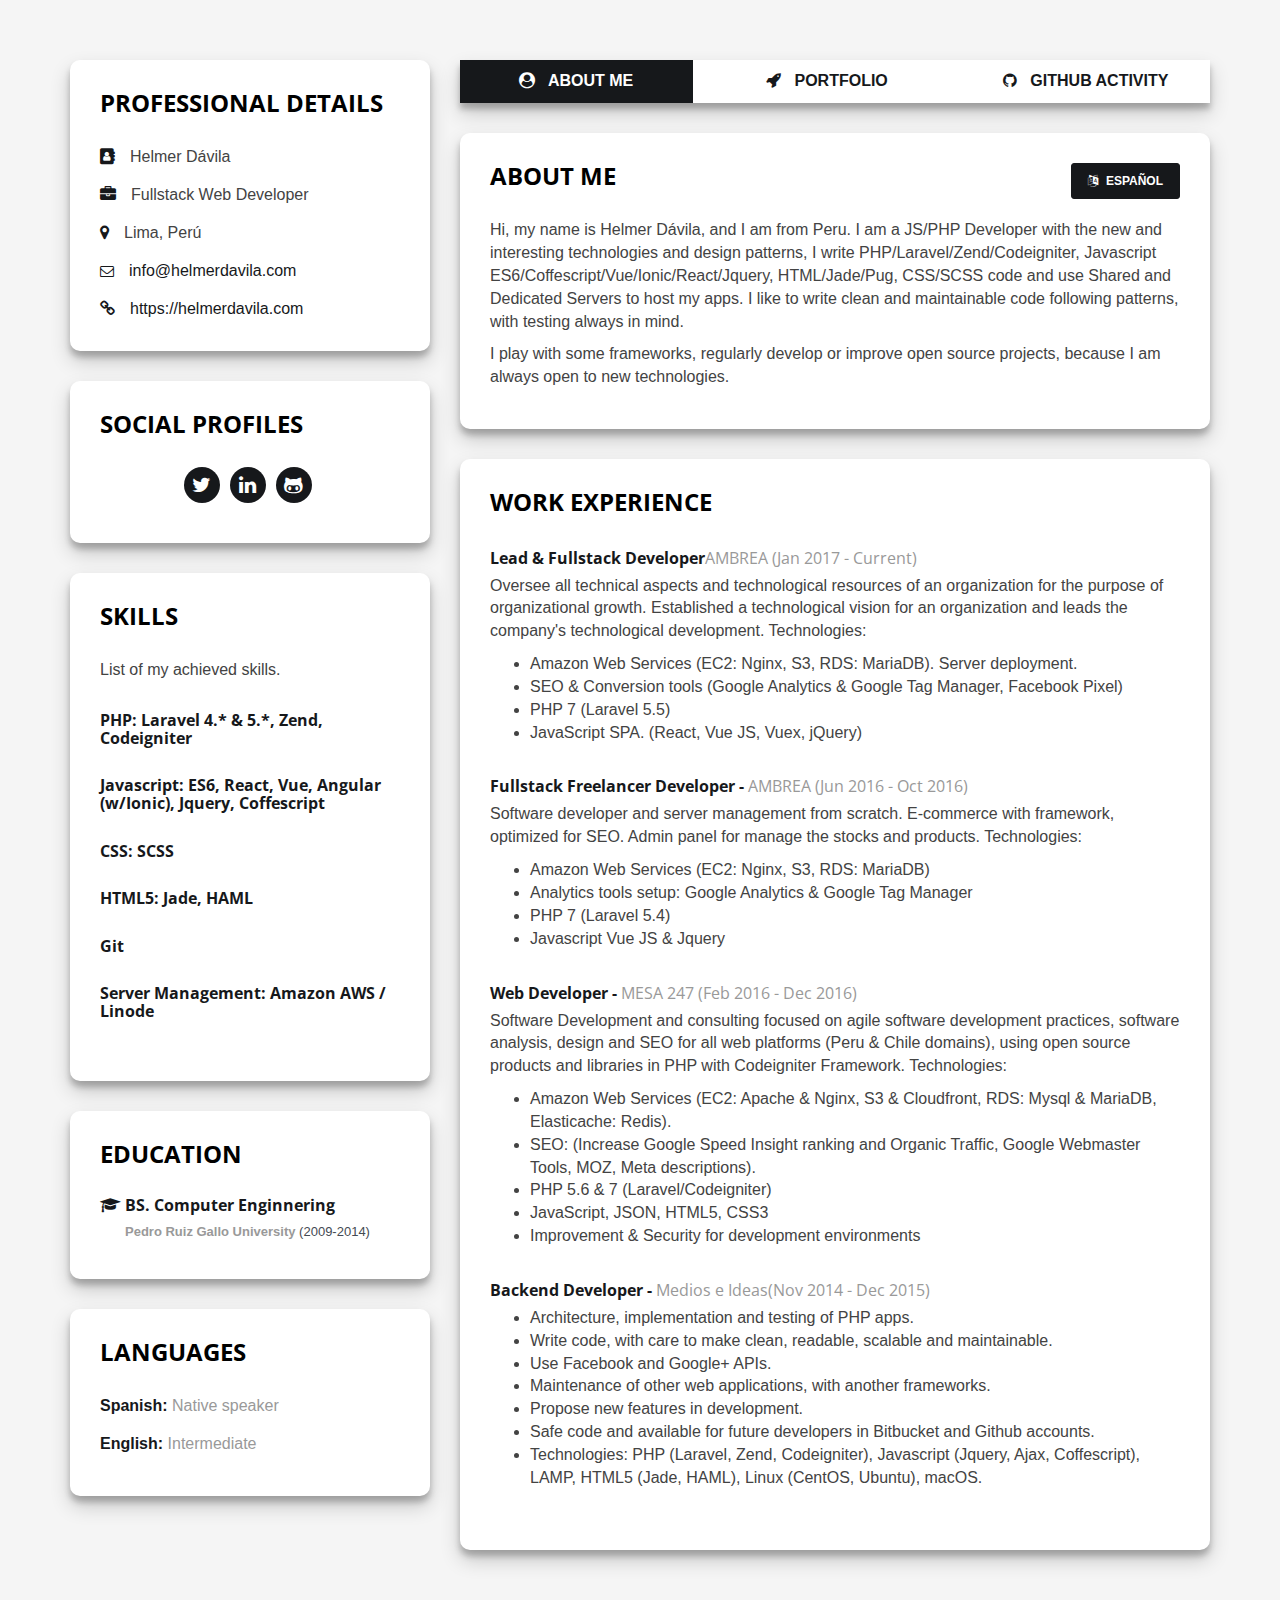
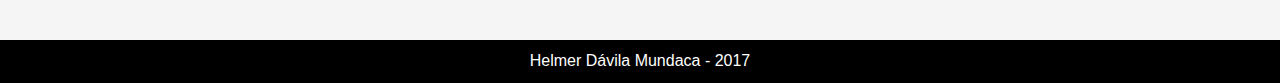
<file: index.html>
<!DOCTYPE html><!--if IE 8html.ie8(lang='en')  --><!--if IE 9html.ie9(lang='en')  --><!-- [if !IE] <!--><html lang="en"><!-- <![endif]--><head><title>Helmer Dávila - Fullstack web developer</title><!-- Meta--><link rel="apple-touch-icon" sizes="57x57" href="/assets/icons/favicon-57.png"><link rel="apple-touch-icon" sizes="60x60" href="/assets/icons/favicon-60.png"><link rel="apple-touch-icon" sizes="72x72" href="/assets/icons/favicon-72.png"><link rel="apple-touch-icon" sizes="76x76" href="/assets/icons/favicon-76.png"><link rel="apple-touch-icon" sizes="114x114" href="/assets/icons/favicon-114-precomposed.png"><link rel="apple-touch-icon" sizes="120x120" href="/assets/icons/favicon-120-precomposed.png"><link rel="apple-touch-icon" sizes="144x144" href="/assets/icons/favicon-144-precomposed.png"><link rel="apple-touch-icon" sizes="152x152" href="/assets/icons/favicon-152-precomposed.png"><link rel="apple-touch-icon" sizes="180x180" href="/assets/icons/favicon-180-precomposed.png"><link rel="icon" type="image/png" href="/assets/icons/favicon-32.png" sizes="32x32"><link rel="icon" type="image/png" href="/assets/icons/android-chrome-192.png" sizes="192x192"><link rel="icon" type="image/png" href="/assets/icons/favicon-96.png" sizes="96x96"><link rel="icon" type="image/png" href="/assets/icons/favicon-16.png" sizes="16x16"><link rel="manifest" href="/assets/icons/manifest.json"><meta name="apple-mobile-web-app-title" content="Helmer"><meta name="application-name" content="Helmer"><meta name="msapplication-TileColor" content="#da532c"><meta name="msapplication-TileImage" content="/mstile-144x144.png"><meta name="theme-color" content="#ffffff"><meta charset="utf-8"><meta http-equiv="X-UA-Compatible" content="IE=edge"><meta name="viewport" content="width=device-width, initial-scale=1.0"><meta name="description" content="Helmer Davila Profile"><meta name="author" content="Helmer Davila"><link href="https://fonts.googleapis.com/css?family=Open+Sans:300,300i,400,400i,700" rel="stylesheet"><!-- Global CSS--><link rel="stylesheet" href="assets/plugins/bootstrap/css/bootstrap.min.css"><!-- Plugins CSS--><link rel="stylesheet" href="assets/plugins/font-awesome/css/font-awesome.min.css"><!-- github acitivity css--><link rel="stylesheet" href="assets/plugins/github-activity/dist/github-activity-0.1.1.min.css"><link rel="stylesheet" href="assets/plugins/github-activity/dist/octicons/octicons.min.css"><!-- Theme CSS--><link id="theme-style" rel="stylesheet" href="assets/css/styles.css?v20161224"><!-- HTML5 shim and Respond.js for IE8 support of HTML5 elements and media queries--><!--if lt IE 9script(src='https://oss.maxcdn.com/html5shiv/3.7.2/html5shiv.min.js')
script(src='https://oss.maxcdn.com/respond/1.4.2/respond.min.js')--></head><body><div class="container sections-wrapper"><div class="row"><div class="secondary col-md-4 col-sm-12 col-xs-12"><aside class="info aside section"><div class="section-inner"><h2 class="heading">Professional Details</h2><div class="content"><!--img.img-responsive.img-thumbnail(style='margin-bottom:20px', src='assets/images/photo.jpg', alt='Helmer Dávila')--><ul class="list-unstyled"><li><i class="fa fa-address-book"> </i><span class="sr-only">Name:</span>Helmer Dávila</li><li><i class="fa fa-briefcase"> </i><span class="sr-only">Work:</span>Fullstack Web Developer</li><li><i class="fa fa-map-marker"></i><span class="sr-only">Location:</span>Lima, Perú</li><li><i class="fa fa-envelope-o"></i><span class="sr-only">Email:</span><a href="mailto:info@helmerdavila.com">info@helmerdavila.com</a></li><li><i class="fa fa-link"></i><span class="sr-only">Website:</span><a href="https://www.helmerdavila.com">https://helmerdavila.com</a></li></ul></div></div></aside><aside class="aside section"><div class="section-inner"><h2 class="heading">Social profiles</h2><div class="content"><ul class="social list-inline"><li><a href="http://twitter.com/helmerdavila"><i class="fa fa-twitter"></i></a></li><li><a href="http://pe.linkedin.com/in/helmerdavila"><i class="fa fa-linkedin"></i></a></li><li><a href="http://github.com/helmerdavila"><i class="fa fa-github-alt"></i></a></li></ul></div></div></aside><aside class="skills aside section"><div class="section-inner"><h2 class="heading">Skills</h2><div class="content"><p class="intro">List of my achieved skills.</p><div class="skillset"><div class="item"><h3 class="level-title">PHP: Laravel 4.* & 5.*, Zend, Codeigniter</h3></div><div class="item"><h3 class="level-title">Javascript: ES6, React, Vue, Angular (w/Ionic), Jquery, Coffescript</h3></div><div class="item"><h3 class="level-title">CSS: SCSS</h3></div><div class="item"><h3 class="level-title">HTML5: Jade, HAML</h3></div><div class="item"><h3 class="level-title">Git</h3></div><div class="item"><h3 class="level-title">Server Management: Amazon AWS / Linode</h3></div></div></div></div></aside><aside class="education aside section"><div class="section-inner"><h2 class="heading">Education</h2><div class="content"><div class="item"><h3 class="title"><i class="fa fa-graduation-cap"></i> BS. Computer Enginnering</h3><h4 class="university">Pedro Ruiz Gallo University <span class="year">(2009-2014)</span></h4></div><!-- //item--></div><!-- //content--></div><!-- //section-inner--></aside><!-- //section--><aside class="languages aside section"><div class="section-inner"><h2 class="heading">Languages</h2><div class="content"><ul class="list-unstyled"><li class="item"><span class="title"><strong>Spanish: </strong></span><span class="level">Native speaker</span></li><li class="item"><span class="title"><strong>English: </strong></span><span class="level">Intermediate</span></li></ul></div><!-- //content--></div><!-- //section-inner--></aside></div><!-- //secondary--><div class="primary col-md-8 col-sm-12 col-xs-12"><ul class="nav nav-pills nav-justified"><li class="active"><a href="#about_experiencie" aria-controls="about_experiencie" role="tab" data-toggle="tab"><i class="fa fa-user-circle"></i><strong>&nbsp;&nbsp; About me</strong></a></li><li><a href="#projects_portfolio" aria-controls="projects_portfolio" role="tab" data-toggle="tab"><i class="fa fa-rocket"></i><strong>&nbsp;&nbsp; Portfolio</strong></a></li><li><a href="#github_activity" aria-controls="github_activity" role="tab" data-toggle="tab"><i class="fa fa-github"></i><strong>&nbsp;&nbsp; Github Activity</strong></a></li></ul><div class="tab-content"><div class="tab-pane active" id="about_experiencie" role="tabpanel"><section class="about section"><div class="section-inner"><h2 class="heading"> About Me<a class="btn btn-sm btn-cta-primary pull-right" href="index_es.html"><i class="fa fa-language"></i> Español</a></h2><div class="content"><p>Hi, my name is Helmer Dávila, and I am from Peru. I am a JS/PHP Developer with the new and interesting technologies and design patterns, I write PHP/Laravel/Zend/Codeigniter, Javascript  ES6/Coffescript/Vue/Ionic/React/Jquery, HTML/Jade/Pug, CSS/SCSS code and use Shared and Dedicated Servers to host my apps. I like to write clean and maintainable code following patterns, with testing always in mind.</p><p>I play with some frameworks, regularly develop or improve open source projects, because I am always open to new technologies. </p></div></div></section><section class="experience section"><div class="section-inner"><h2 class="heading">Work Experience</h2><div class="content"><div class="item"><h3 class="title"> Lead & Fullstack Developer<span class="place"><a href="https://ambrea.pe" target="_blank">AMBREA </a></span><span class="year">(Jan 2017 - Current)</span></h3><p>Oversee all technical aspects and technological resources of an organization for the purpose of organizational growth. Established a technological vision for an organization and leads the company's technological development.
Technologies: </p><ul><li>Amazon Web Services (EC2: Nginx, S3, RDS: MariaDB). Server deployment.</li><li>SEO & Conversion tools (Google Analytics & Google Tag Manager, Facebook Pixel)</li><li>PHP 7 (Laravel 5.5)</li><li>JavaScript SPA. (React, Vue JS, Vuex, jQuery)</li></ul></div><div class="item"><h3 class="title">Fullstack Freelancer Developer - <span class="place"><a href="https://ambrea.pe" target="_blank">AMBREA </a></span><span class="year">(Jun 2016 - Oct 2016)</span></h3><p>Software developer and server management from scratch. E-commerce with framework, optimized for SEO. Admin panel for manage the stocks and products.
Technologies:</p><ul><li>Amazon Web Services (EC2: Nginx, S3, RDS: MariaDB)</li><li>Analytics tools setup: Google Analytics & Google Tag Manager</li><li>PHP 7 (Laravel 5.4)</li><li>Javascript Vue JS & Jquery</li></ul></div><div class="item"><h3 class="title">Web Developer - <span class="place"><a href="https://mesa247.pe" target="_blank">MESA 247 </a></span><span class="year">(Feb 2016 - Dec 2016)</span></h3><p>Software Development and consulting focused on agile software development practices, software analysis, design and SEO for all web platforms (Peru & Chile domains), using open source products and libraries in PHP with Codeigniter Framework.
Technologies:</p><ul><li>Amazon Web Services (EC2: Apache & Nginx, S3 & Cloudfront, RDS: Mysql & MariaDB, Elasticache: Redis).</li><li>SEO: (Increase Google Speed Insight ranking and Organic Traffic, Google Webmaster Tools, MOZ, Meta descriptions).</li><li>PHP 5.6 & 7 (Laravel/Codeigniter)</li><li>JavaScript, JSON, HTML5, CSS3</li><li>Improvement & Security for development environments</li></ul></div><div class="item"><h3 class="title">Backend Developer - <span class="place"><a href="http://medioseideas.com" target="_blank">Medios e Ideas</a></span><span class="year">(Nov 2014 - Dec 2015)</span></h3><ul><li>Architecture, implementation and testing of PHP apps.</li><li>Write code, with care to make clean, readable, scalable and maintainable.</li><li>Use Facebook and Google+ APIs.</li><li>Maintenance of other web applications, with another frameworks.</li><li>Propose new features in development.</li><li>Safe code and available for future developers in Bitbucket and Github accounts.</li><li>Technologies: PHP (Laravel, Zend, Codeigniter), Javascript (Jquery, Ajax, Coffescript), LAMP, HTML5 (Jade, HAML), Linux (CentOS, Ubuntu), macOS.   </li></ul></div></div></div></section></div><div class="tab-pane" id="projects_portfolio" role="tabpanel"><section class="latest section"><div class="section-inner"><h2 class="heading">Latest Projects</h2><div class="content"><div class="item featured text-center"><h3 class="title"><a href="#" target="_blank">Ambrea Catering</a></h3><p class="summary">Side business & platform for Ambrea Corp.</p><!--.featured-imagea(href='https://ambreacatering.com', target='_blank')
    img.img-responsive.project-image(src='assets/images/medic.png', alt='Disease Diagnostic')
.ribbon
    .text React SPA--><div class="desc text-left"><p>This was a 1 week prototype for a side bussiness in Ambrea. Built with an API and Single Page Application.</p></div></div><hr class="divider"><div class="item row"><div class="col-sm-3 col-md-3 col-xs-12"><a href="https://spoontop.com" target="_blank"><img class="img-responsive project-image" src="assets/images/spoontop.png" alt="Spoontop"></a></div><div class="col-sm-9 col-md-9 col-xs-12"><h3 class="title">Spoontop</h3><p>Space time reservation application. This contains: API, Web for customers, Manager for subsidiary owners and Superadmin platform.</p><p>This site was coded Laravel, Vue JS, Ionic 3 (w. Angular).</p><p><a class="more-link" href="https://spoontop.com" target="_blank"><i class="fa fa-external-link"></i> See this site!</a></p></div></div><div class="item row"><div class="col-sm-3 col-md-3 col-xs-12"><a href="https://bipolar.com.pe" target="_blank"><img class="img-responsive project-image" src="assets/images/bipolar.png" alt="Bipolar"></a></div><div class="col-sm-9 col-md-9 col-xs-12"><h3 class="title">Bipolar</h3><p>E-commerce project for sell women shoes & accesories, admin for product management.</p><p>This site was coded in Laravel with React.</p><p><a class="more-link" href="https://bipolar.com.pe" target="_blank"><i class="fa fa-external-link"></i> See this site!</a></p></div></div><div class="item row"><div class="col-sm-3 col-md-3 col-xs-12"><a href="http://tumedico.club" target="_blank"><img class="img-responsive project-image" src="assets/images/medic.png" alt="Disease Diagnostic"></a></div><div class="col-sm-9 col-md-9 col-xs-12"><h3 class="title">Disease Diagnostic Application</h3><p>This is my first open source Laravel project. The Disease Diagnostic it's a web browser app helpful for any doctor, take the patient
diagnostic information, show detailed charts and statistics from every state (or city).</p><p>The application was developed for my Engineer Degree, and the target is Peruvian people. My next goal is bring this to all people and
it will be translated to english language.</p></div></div><div class="item row"><div class="col-sm-3 col-md-3 col-xs-12"><img class="img-responsive project-image" src="assets/images/lexperu.png" alt="Lexperu"></div><div class="col-md-9 col-sm-9 col-xs-12"><h3 class="title">LexPeru</h3><p>SaaS app for management, search and query Peruvian laws.</p><p><a class="more-link" href="#"><i class="fa fa-external-link"></i> Suspended by customer <i class="fa fa-frown-o"></i></a></p></div></div><div class="item row"><div class="col-sm-3 col-md-3 col-xs-12"><img class="img-responsive project-image" src="assets/images/inventory.png" alt="Lexperu"></div><div class="col-md-9 col-sm-9 col-xs-12"><h3 class="title"><a href="#">Inventory Management</a></h3><p>This application can be used for small and intermediate stores, see the products stock, makes sells, generate reports.</p><p><a class="more-link" href="#"><i class="fa fa-external-link"></i> Suspended by customer <i class="fa fa-frown-o"></i></a></p></div></div><div class="item row"><div class="col-sm-3 col-md-3 col-xs-12"><a href="https://kuickit.com" target="_blank"><img class="img-responsive project-image" src="assets/images/kuickit.png" alt="Kuickit"></a></div><div class="col-md-9 col-sm-9 col-xs-12"><h3 class="title"><a href="http://kuickit.com" target="_blank">Kuickit</a></h3><p>Very nice web site with interestig information about curious things.</p><p><a class="more-link" href="http://kuickit.com" target="_blank"><i class="fa fa-external-link"></i> See this site!</a></p></div></div><div class="item row"><div class="col-sm-3 col-md-3 col-xs-12"><a href="https://chusmaposters.com" target="_blank"><img class="img-responsive project-image" src="assets/images/chusmaposters.png" alt="Chusmaposters"></a></div><div class="col-md-9 col-sm-9 col-xs-12"><h3 class="title"><a href="http://chusmaposters.com" target="_blank">Chusmaposters</a></h3><p>Small store for sell beautiful and geek posters with wooden frames.</p><p><a class="more-link" href="http://chusmaposters.com" target="_blank"><i class="fa fa-external-link"></i> See this site!</a></p></div></div></div></div></section></div><div class="tab-pane" id="github_activity" role="tabpanel"><section class="github section"><div class="section-inner"><h2 class="heading">My GitHub</h2><p>Last Activity in my <a href="http://github.com/helmerdavila" target="_blank">Github</a>  Account. Always searching new open source tools!<div class="ghfeed" id="ghfeed"></div></p></div></section></div></div></div><!-- //primary--></div><!-- //row--></div><!-- //masonry--><!-- ******FOOTER******--><footer class="footer"><div class="container text-center">Helmer Dávila Mundaca - 2017</div><!-- //container--></footer><!-- //footer--><!-- Javascript--><script type="text/javascript" src="assets/plugins/jquery-1.11.2.min.js"></script><script type="text/javascript" src="assets/plugins/jquery-migrate-1.2.1.min.js"></script><script type="text/javascript" src="assets/plugins/bootstrap/js/bootstrap.min.js"></script><script type="text/javascript" src="assets/plugins/jquery-rss/dist/jquery.rss.min.js"></script><!-- github activity plugin--><script type="text/javascript" src="assets/plugins/github-activity/dist/mustache/mustache.min.js"></script><script type="text/javascript" src="assets/plugins/github-activity/dist/github-activity-0.1.1.min.js"></script><!-- custom js--><script type="text/javascript" src="assets/js/main.js"></script></body></html>
</file>
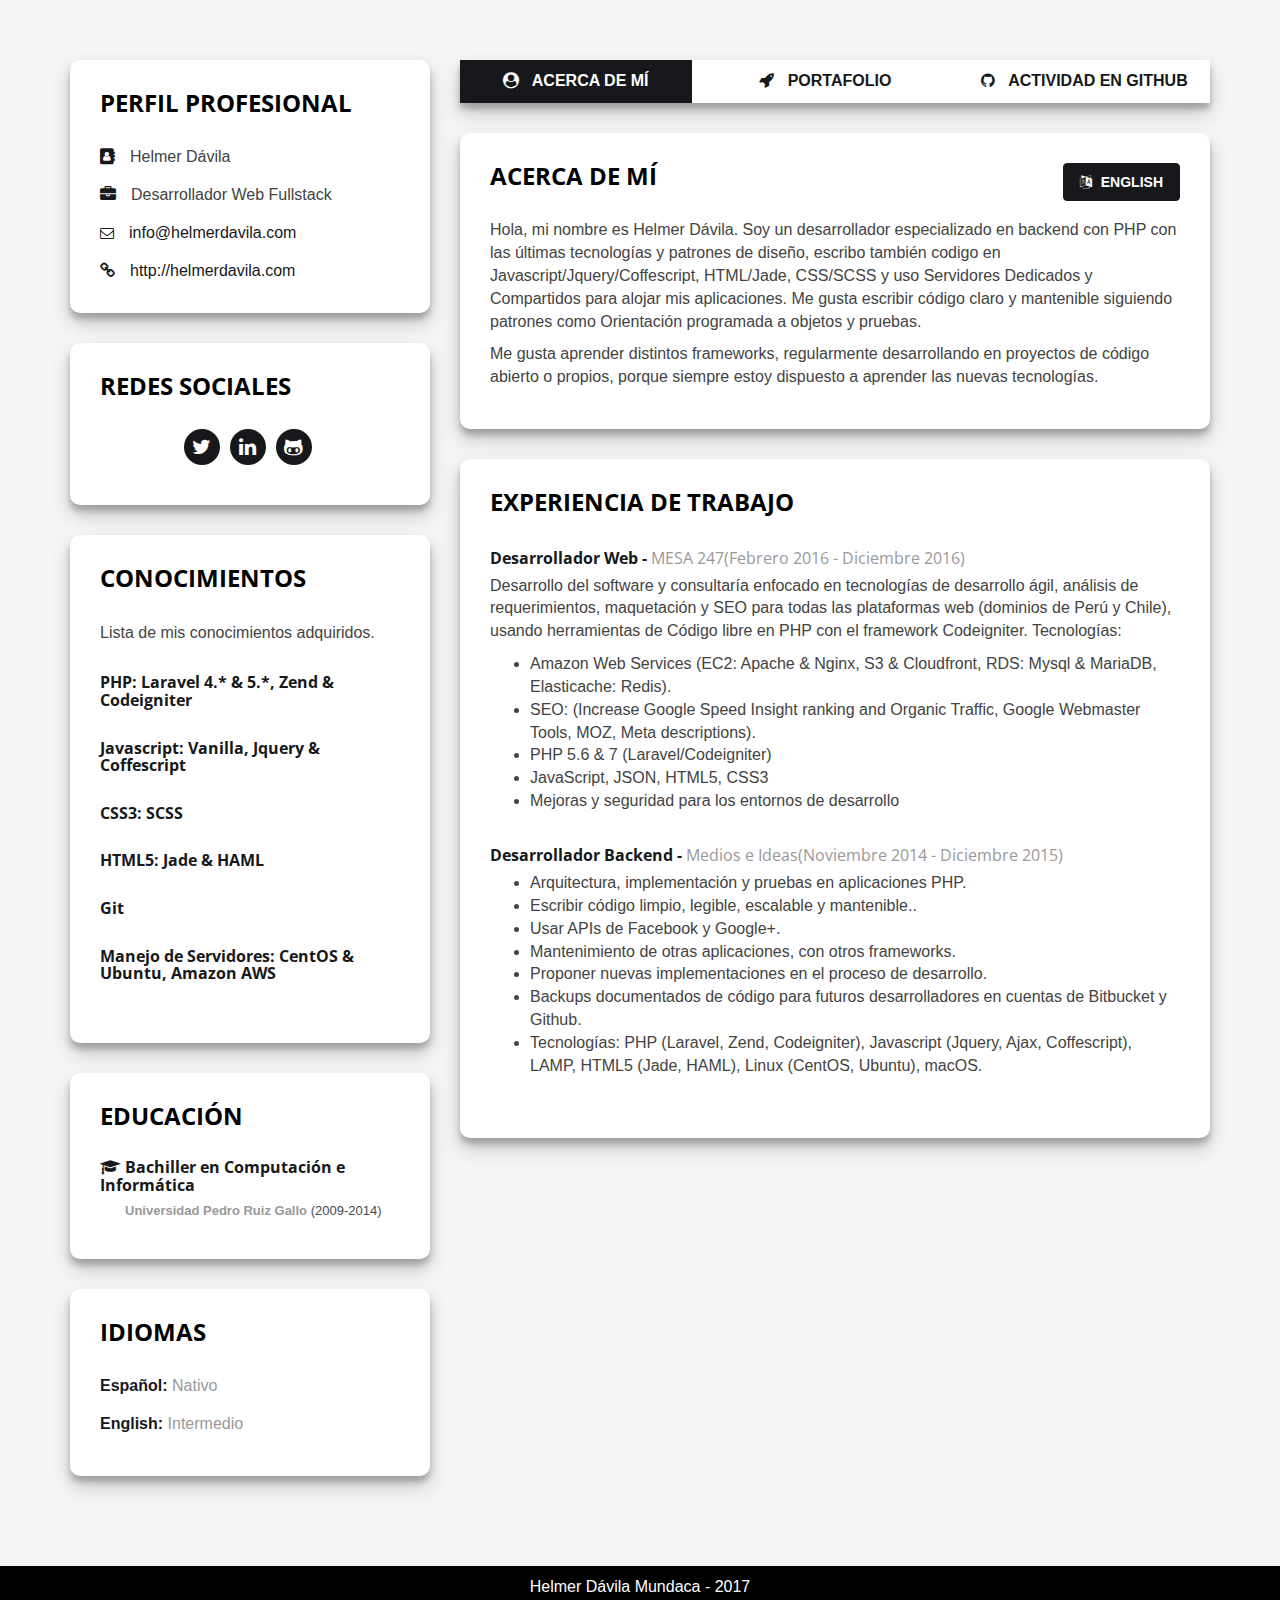
<file: index_es.html>
<!DOCTYPE html><!--if IE 8html.ie8(lang='en')  --><!--if IE 9html.ie9(lang='en')  --><!-- [if !IE] <!--><html lang="en"><!-- <![endif]--><head><title>Helmer Dávila - Fullstack web developer</title><!-- Meta--><link rel="apple-touch-icon" sizes="57x57" href="/assets/icons/favicon-57.png"><link rel="apple-touch-icon" sizes="60x60" href="/assets/icons/favicon-60.png"><link rel="apple-touch-icon" sizes="72x72" href="/assets/icons/favicon-72.png"><link rel="apple-touch-icon" sizes="76x76" href="/assets/icons/favicon-76.png"><link rel="apple-touch-icon" sizes="114x114" href="/assets/icons/favicon-114-precomposed.png"><link rel="apple-touch-icon" sizes="120x120" href="/assets/icons/favicon-120-precomposed.png"><link rel="apple-touch-icon" sizes="144x144" href="/assets/icons/favicon-144-precomposed.png"><link rel="apple-touch-icon" sizes="152x152" href="/assets/icons/favicon-152-precomposed.png"><link rel="apple-touch-icon" sizes="180x180" href="/assets/icons/favicon-180-precomposed.png"><link rel="icon" type="image/png" href="/assets/icons/favicon-32.png" sizes="32x32"><link rel="icon" type="image/png" href="/assets/icons/android-chrome-192.png" sizes="192x192"><link rel="icon" type="image/png" href="/assets/icons/favicon-96.png" sizes="96x96"><link rel="icon" type="image/png" href="/assets/icons/favicon-16.png" sizes="16x16"><link rel="manifest" href="/assets/icons/manifest.json"><meta name="apple-mobile-web-app-title" content="Helmer"><meta name="application-name" content="Helmer"><meta name="msapplication-TileColor" content="#da532c"><meta name="msapplication-TileImage" content="/mstile-144x144.png"><meta name="theme-color" content="#ffffff"><meta charset="utf-8"><meta http-equiv="X-UA-Compatible" content="IE=edge"><meta name="viewport" content="width=device-width, initial-scale=1.0"><meta name="description" content="Helmer Davila Profile"><meta name="author" content="Helmer Davila"><link href="https://fonts.googleapis.com/css?family=Open+Sans:300,300i,400,400i,700" rel="stylesheet"><!-- Global CSS--><link rel="stylesheet" href="assets/plugins/bootstrap/css/bootstrap.min.css"><!-- Plugins CSS--><link rel="stylesheet" href="assets/plugins/font-awesome/css/font-awesome.min.css"><!-- github acitivity css--><link rel="stylesheet" href="assets/plugins/github-activity/dist/github-activity-0.1.1.min.css"><link rel="stylesheet" href="assets/plugins/github-activity/dist/octicons/octicons.min.css"><!-- Theme CSS--><link id="theme-style" rel="stylesheet" href="assets/css/styles.css?v20161224"><!-- HTML5 shim and Respond.js for IE8 support of HTML5 elements and media queries--><!--if lt IE 9script(src='https://oss.maxcdn.com/html5shiv/3.7.2/html5shiv.min.js')
script(src='https://oss.maxcdn.com/respond/1.4.2/respond.min.js')--></head><body><div class="container sections-wrapper"><div class="row"><div class="secondary col-md-4 col-sm-12 col-xs-12"><aside class="info aside section"><div class="section-inner"><h2 class="heading">Perfil profesional</h2><div class="content"><!--img.img-responsive.img-thumbnail(style='margin-bottom:20px', src='assets/images/photo.jpg', alt='Helmer Dávila')--><ul class="list-unstyled"><li><i class="fa fa-address-book"> </i><span class="sr-only">Nombre:</span>Helmer Dávila</li><li><i class="fa fa-briefcase"> </i><span class="sr-only">Profesión:</span>Desarrollador Web Fullstack</li><li><i class="fa fa-envelope-o"></i><span class="sr-only">Correo:</span><a href="mailto:info@helmerdavila.com">info@helmerdavila.com</a></li><li><i class="fa fa-link"></i><span class="sr-only">Dirección Web:</span><a href="http://www.helmerdavila.com">http://helmerdavila.com</a></li></ul></div></div></aside><aside class="aside section"><div class="section-inner"><h2 class="heading">Redes sociales</h2><div class="content"><ul class="social list-inline"><li><a href="http://twitter.com/helmerdavila"><i class="fa fa-twitter"></i></a></li><li><a href="http://pe.linkedin.com/in/helmerdavila"><i class="fa fa-linkedin"></i></a></li><li><a href="http://github.com/helmerdavila"><i class="fa fa-github-alt"></i></a></li></ul></div></div></aside><aside class="skills aside section"><div class="section-inner"><h2 class="heading">Conocimientos</h2><div class="content"><p class="intro">Lista de mis conocimientos adquiridos.</p><div class="skillset"><div class="item"><h3 class="level-title">PHP: Laravel 4.* & 5.*, Zend & Codeigniter</h3></div><div class="item"><h3 class="level-title">Javascript: Vanilla, Jquery & Coffescript</h3></div><div class="item"><h3 class="level-title">CSS3: SCSS</h3></div><div class="item"><h3 class="level-title">HTML5: Jade & HAML</h3></div><div class="item"><h3 class="level-title">Git</h3></div><div class="item"><h3 class="level-title">Manejo de Servidores: CentOS & Ubuntu, Amazon AWS</h3></div></div></div></div></aside><aside class="education aside section"><div class="section-inner"><h2 class="heading">Educación</h2><div class="content"><div class="item"><h3 class="title"><i class="fa fa-graduation-cap"></i> Bachiller en Computación e Informática</h3><h4 class="university">Universidad Pedro Ruiz Gallo <span class="year">(2009-2014)</span></h4></div><!-- //item--></div><!-- //content--></div><!-- //section-inner--></aside><!-- //section--><aside class="languages aside section"><div class="section-inner"><h2 class="heading">Idiomas</h2><div class="content"><ul class="list-unstyled"><li class="item"><span class="title"><strong>Español: </strong></span><span class="level">Nativo</span></li><li class="item"><span class="title"><strong>English: </strong></span><span class="level">Intermedio</span></li></ul></div><!-- //content--></div><!-- //section-inner--></aside></div><!-- //secondary--><div class="primary col-md-8 col-sm-12 col-xs-12"><ul class="nav nav-pills nav-justified"><li class="active"><a href="#about_experiencie" aria-controls="about_experiencie" role="tab" data-toggle="tab"><i class="fa fa-user-circle"></i><strong>&nbsp;&nbsp; Acerca de mí</strong></a></li><li><a href="#projects_portfolio" aria-controls="projects_portfolio" role="tab" data-toggle="tab"><i class="fa fa-rocket"></i><strong>&nbsp;&nbsp; Portafolio</strong></a></li><li><a href="#github_activity" aria-controls="github_activity" role="tab" data-toggle="tab"><i class="fa fa-github"></i><strong>&nbsp;&nbsp; Actividad en Github</strong></a></li></ul><div class="tab-content"><div class="tab-pane active" id="about_experiencie" role="tabpanel"><section class="about section"><div class="section-inner"><h2 class="heading">Acerca de mí<a class="btn btn-cta-primary pull-right" href="index.html"><i class="fa fa-language"></i> English</a></h2><div class="content"><p>Hola, mi nombre es Helmer Dávila. Soy un desarrollador especializado en backend con PHP con las últimas tecnologías y patrones de diseño, escribo también codigo en Javascript/Jquery/Coffescript, HTML/Jade, CSS/SCSS y uso Servidores Dedicados y Compartidos para alojar mis aplicaciones. Me gusta escribir código claro y mantenible siguiendo patrones como Orientación programada a objetos y pruebas.</p><p>Me gusta aprender distintos frameworks, regularmente desarrollando en proyectos de código abierto o propios, porque siempre estoy dispuesto a aprender las nuevas tecnologías.</p></div></div></section><section class="experience section"><div class="section-inner"><h2 class="heading">Experiencia de trabajo</h2><div class="content"><div class="item"><h3 class="title">Desarrollador Web - <span class="place"><a href="https://mesa247.pe" target="_blank">MESA 247</a></span><span class="year">(Febrero 2016 - Diciembre 2016)</span></h3><p>Desarrollo del software y consultaría enfocado en tecnologías de desarrollo ágil, análisis de requerimientos, maquetación y SEO para todas las plataformas web (dominios de Perú y Chile), usando herramientas de Código libre en PHP con el framework Codeigniter.
Tecnologías:</p><ul><li>Amazon Web Services (EC2: Apache & Nginx, S3 & Cloudfront, RDS: Mysql & MariaDB, Elasticache: Redis).</li><li>SEO: (Increase Google Speed Insight ranking and Organic Traffic, Google Webmaster Tools, MOZ, Meta descriptions).</li><li>PHP 5.6 & 7 (Laravel/Codeigniter)</li><li>JavaScript, JSON, HTML5, CSS3</li><li>Mejoras y seguridad para los entornos de desarrollo</li></ul></div><div class="item"><h3 class="title">Desarrollador Backend - <span class="place"><a href="http://medioseideas.com" target="_blank">Medios e Ideas</a></span><span class="year">(Noviembre 2014 - Diciembre 2015)</span></h3><ul><li>Arquitectura, implementación y pruebas en aplicaciones PHP.</li><li>Escribir código limpio, legible, escalable y mantenible..</li><li>Usar APIs de Facebook y Google+.</li><li>Mantenimiento de otras aplicaciones, con otros frameworks.</li><li>Proponer nuevas implementaciones en el proceso de desarrollo.</li><li>Backups documentados de código para futuros desarrolladores en cuentas de Bitbucket y Github.</li><li>Tecnologías: PHP (Laravel, Zend, Codeigniter), Javascript (Jquery, Ajax, Coffescript), LAMP, HTML5 (Jade, HAML), Linux (CentOS, Ubuntu), macOS.</li></ul></div></div></div></section></div><div class="tab-pane" id="projects_portfolio" role="tabpanel">                           <section class="latest section"><div class="section-inner"><h2 class="heading">Últimos proyectos</h2><div class="content"><div class="item featured text-center"><h3 class="title"><a href="#" target="_blank">Aplicación de Detección de Enfermedades</a></h3><p class="summary">Último</p><div class="featured-image"><a href="http://github.com/helmerdavila/disease-diagnostic-laravel" target="_blank"><img class="img-responsive project-image" src="assets/images/medic.png" alt="Disease Diagnostic"></a><div class="ribbon"><div class="text">Código abierto</div></div></div><div class="desc text-left"><p>Este es mi primer proyecto en Laravel de código abierto. El diagnostico de enfermedades se realiza a través de una aplicación de navegador que es útil para cualquier doctor, tomar la información del paciente, mostrar gráficos y estadísticas detalladas sobre ellos.</p><p>La aplicación fue desarrollada para mi tesis. Mi siguiente meta es traducirlo al lenguaje en inglés.</p><p><span class="label label-info">Código libre</span><span class="label label-info">Travis CI</span><span class="label label-info">Laravel</span></p></div></div><hr class="divider"><div class="item row"><div class="desc col-md-12 col-sm-12 col-xs-12"><h3 class="title"><a href="#">LexPeru</a></h3><p>Aplicación con venta de membresía para la búsqueda de leyes peruanas.</p><p><a class="more-link" href="#"><i class="fa fa-external-link"></i> Instalación privada</a></p></div></div><div class="item row"><div class="desc col-md-12 col-sm-12 col-xs-12"><h3 class="title"><a href="#">Manejo de inventario</a></h3><p>Esta aplicación puede ser usada por negocios pequeños e intermedios para ver su stock actual, realizar ventas, generar reportes, etc.</p><p><a class="more-link" href="#"><i class="fa fa-external-link"></i>Instalación privada</a></p></div></div><div class="item row"><div class="desc col-md-12 col-sm-12 col-xs-12"><h3 class="title"><a href="http://kuickit.com" target="_blank">Kuickit</a></h3><p>Sitio con micro-publicaciones interesantes.</p><p><a class="more-link" href="http://kuickit.com" target="_blank"><i class="fa fa-external-link"></i> Ver sitio</a></p></div></div><div class="item row"><div class="desc col-md-12 col-sm-12 col-xs-12"><h3 class="title"><a href="http://chusmaposters.com" target="_blank">Chusmaposters</a></h3><p>Pequeña tienda de venta de posters geek con marcos de madera.</p><p><a class="more-link" href="http://chusmaposters.com" target="_blank"><i class="fa fa-external-link"></i> Ver sitio</a></p></div></div></div></div></section></div><div class="tab-pane" id="github_activity" role="tabpanel"><section class="github section"><div class="section-inner"><h2 class="heading">Mi GitHub</h2><p>Última actividad en mi cuenta <a href="http://github.com/helmerdavila" target="_blank">Github</a>.<div class="ghfeed" id="ghfeed"></div></p></div></section></div></div></div><!-- //primary--></div><!-- //row--></div><!-- //masonry--><!-- ******FOOTER******--><footer class="footer"><div class="container text-center">Helmer Dávila Mundaca - 2017</div><!-- //container--></footer><!-- //footer--><!-- Javascript--><script type="text/javascript" src="assets/plugins/jquery-1.11.2.min.js"></script><script type="text/javascript" src="assets/plugins/jquery-migrate-1.2.1.min.js"></script><script type="text/javascript" src="assets/plugins/bootstrap/js/bootstrap.min.js"></script><script type="text/javascript" src="assets/plugins/jquery-rss/dist/jquery.rss.min.js"></script><!-- github activity plugin--><script type="text/javascript" src="assets/plugins/github-activity/dist/mustache/mustache.min.js"></script><script type="text/javascript" src="assets/plugins/github-activity/dist/github-activity-0.1.1.min.js"></script><!-- custom js--><script type="text/javascript" src="assets/js/main.js"></script></body></html>
</file>
<file: assets/css/styles.css>
body{font-family:'Lato', arial, sans-serif;color:#434343;background:#f5f5f5;font-size:16px;-webkit-font-smoothing:antialiased;-moz-osx-font-smoothing:grayscale}h1,h2,h3,h4,h5,h6{font-family:'Open Sans', sans-serif;font-weight:700;color:#16181b}a{color:#16181b;-webkit-transition:all 0.4s ease-in-out;-moz-transition:all 0.4s ease-in-out;-ms-transition:all 0.4s ease-in-out;-o-transition:all 0.4s ease-in-out}a:hover{text-decoration:underline;color:#000000}a:focus{text-decoration:none}.btn,a.btn{-webkit-transition:all 0.4s ease-in-out;-moz-transition:all 0.4s ease-in-out;-ms-transition:all 0.4s ease-in-out;-o-transition:all 0.4s ease-in-out;font-family:'Montserrat', arial, sans-serif;padding:8px 16px;font-weight:bold}.btn .fa,a.btn .fa{margin-right:5px}.btn:focus,a.btn:focus{color:#fff}.btn-cta-primary,a.btn-cta-primary{background:#16181b;border:1px solid #16181b;color:#fff;font-weight:600;text-transform:uppercase}.btn-cta-primary:hover,a.btn-cta-primary:hover{background:#0b0c0d;border:1px solid #0b0c0d;color:#fff}.btn-cta-secondary,a.btn-cta-secondary{background:#3d484d;border:1px solid #3d484d;color:#fff;font-weight:600;text-transform:uppercase}.btn-cta-secondary:hover,a.btn-cta-secondary:hover{background:#323b3f;border:1px solid #323b3f;color:#fff}.text-highlight{color:#000000}.label-theme{background:#16181b;font-size:12px}a.dotted-link{border-bottom:1px dotted #16181b;color:#16181b}a.dotted-link:hover{text-decoration:none;color:#000000}.header{padding:30px 0;background:#f5f5f5;border-top:10px solid #16181b}.header .btn{margin-top:60px;font-weight:bold}.header .profile-image{margin-right:30px}.header .profile-content .name{color:#000000;font-size:38px;margin-bottom:5px;margin-top:30px}.header .profile-content .desc{color:#16181b;font-family:"Lato", arial, sans-serif;font-weight:400;font-size:24px;margin-top:0;margin-bottom:15px}.header .profile-content .social a{background:#16181b;width:36px;height:36px;display:inline-block;-webkit-border-radius:50%;-moz-border-radius:50%;-ms-border-radius:50%;-o-border-radius:50%;border-radius:50%;-moz-background-clip:padding;-webkit-background-clip:padding-box;background-clip:padding-box;color:#fff;text-align:center}.header .profile-content .social a:hover{background:#16181b}.header .profile-content .social a .fa{font-size:20px;padding-top:8px}.sections-wrapper{padding-top:60px;padding-bottom:60px}.section{margin-bottom:30px}.section .section-inner{background:#fff;padding:30px;border-radius:10px;-webkit-box-shadow:0 10px 20px rgba(0, 0, 0, 0.19), 0 6px 6px rgba(0, 0, 0, 0.23);box-shadow:0 10px 20px rgba(0, 0, 0, 0.19), 0 6px 6px rgba(0, 0, 0, 0.23);-webkit-transition:all 0.3s cubic-bezier(0.25, 0.8, 0.25, 1);-o-transition:all 0.3s cubic-bezier(0.25, 0.8, 0.25, 1);transition:all 0.3s cubic-bezier(0.25, 0.8, 0.25, 1)}.section .section-inner:hover{-webkit-box-shadow:0 14px 28px rgba(0, 0, 0, 0.25), 0 10px 10px rgba(0, 0, 0, 0.22);box-shadow:0 14px 28px rgba(0, 0, 0, 0.25), 0 10px 10px rgba(0, 0, 0, 0.22)}.section .heading{margin-top:0;margin-bottom:30px;color:#000000;font-size:24px;text-transform:uppercase}.section .content .more-link .fa{margin-right:5px;font-size:14px}.section .content .social{text-align:center}.section .content .social a{background:#16181b;width:36px;height:36px;display:inline-block;-webkit-border-radius:50%;-moz-border-radius:50%;-ms-border-radius:50%;-o-border-radius:50%;border-radius:50%;-moz-background-clip:padding;-webkit-background-clip:padding-box;background-clip:padding-box;color:#fff;text-align:center}.section .content .social a:hover{background:#16181b}.section .content .social a .fa{font-size:20px;padding-top:8px}.latest .item{margin-bottom:30px}.latest .item .title{font-size:18px;margin-top:0}.latest .item .title .label{margin-left:5px;font-size:12px}.latest .item .title a{color:#16181b}.latest .item .title a:hover{color:#000000}.latest .item .project-image:hover{-webkit-opacity:0.8;-moz-opacity:0.8;opacity:0.8}.latest .divider{margin-bottom:60px}.latest .featured{margin-bottom:60px}.latest .featured .title{margin-bottom:5px;font-size:20px}.latest .featured .summary{margin-bottom:30px;color:#16181b}.latest .featured img{margin-bottom:30px}.latest .featured .desc{margin-bottom:30px}.latest .featured-image{position:relative}.latest .featured-image .text{background:#16181b;color:#fff}.latest .featured-image .ribbon{position:absolute;top:-4px;right:-4px;width:110px;height:110px;overflow:hidden}.latest .featured-image .ribbon .text{font-family:'Open Sans', sans-serif;position:relative;left:-8px;top:18px;width:158px;padding:10px 10px;font-size:15px;font-weight:bold;text-align:center;text-transform:uppercase;color:#fff;background-color:#3d484d;-webkit-transform:rotate(45deg) translate3d(0, 0, 0);-moz-transform:rotate(45deg) translate3d(0, 0, 0);-ms-transform:rotate(45deg) translate3d(0, 0, 0);-o-transform:rotate(45deg) translate3d(0, 0, 0)}.latest .featured-image .ribbon .text:after,.latest .featured-image .ribbon .text:before{content:'';position:absolute;bottom:-5px;border-top:5px solid #101314;border-left:5px solid transparent;border-right:5px solid transparent}.latest .featured-image .ribbon .text:before{left:0}.latest .featured-image .ribbon .text:after{right:0}.projects .item{margin-bottom:30px}.projects .item .title{font-size:16px;margin-top:0;margin-bottom:5px;line-height:1.5}.projects .item .title a{color:#16181b}.projects .item .title a:hover{color:#000000}.experience .item{margin-bottom:30px}.experience .item .title{font-size:16px;margin-top:0;margin-bottom:5px;line-height:1.5}.experience .item .title .place{color:#999;font-weight:normal}.experience .item .title .place a{color:#999}.experience .item .title .place a:hover{color:#666666}.experience .item .title .year{color:#999;font-weight:normal}.ghfeed{height:600px}.ghfeed,.ghfeed *,.ghfeed :after,.ghfeed :before{-webkit-box-sizing:content-box;-moz-box-sizing:content-box;box-sizing:content-box}.info .fa{margin-right:15px;color:#16181b}.info .fa.fa-envelope-o{font-size:14px}.info ul{margin-bottom:0}.info li{margin-bottom:15px}.info li:last-child{margin-bottom:0}.skills .intro{margin-bottom:30px}.skills .skillset .item{margin-bottom:30px}.skills .skillset .level-title{font-size:16px;position:relative;margin-top:0;margin-bottom:10}.skills .skillset .level-title .level-label{color:#5b636f;font-size:14px;font-weight:400;font-family:"Lato", arial, sans-serif;position:absolute;right:0;top:0}.skills .skillset .level-bar{height:15px;background:#e8e8e8}.skills .skillset .level-bar-inner{height:15px;background:#383d45}.testimonials .item{margin-bottom:30px}.testimonials .item:last-child{margin-bottom:0}.testimonials .item .quote{color:#666;font-size:16px;border-left-color:#5b636f;margin-bottom:15px}.testimonials .item .quote .fa{color:#444a53;margin-right:15px}.testimonials .item .source{font-size:14px;padding-left:30px;font-weight:500}.testimonials .item .source .name{color:#2d3137;font-weight:600}.testimonials .item .source .title{color:#999}.education .item{margin-bottom:30px}.education .item:last-child{margin-bottom:0}.education .item .title{font-size:16px;margin-top:0}.education .item .university{font-family:"Lato", arial, sans-serif;font-size:13px;color:#999;font-weight:600;padding-left:25px}.education .item .university .year{color:#444a53;font-weight:500}.nav-pills{margin-bottom:30px;-webkit-box-shadow:0 10px 20px rgba(0, 0, 0, 0.19), 0 6px 6px rgba(0, 0, 0, 0.23);box-shadow:0 10px 20px rgba(0, 0, 0, 0.19), 0 6px 6px rgba(0, 0, 0, 0.23);-webkit-transition:all 0.3s cubic-bezier(0.25, 0.8, 0.25, 1);-o-transition:all 0.3s cubic-bezier(0.25, 0.8, 0.25, 1);transition:all 0.3s cubic-bezier(0.25, 0.8, 0.25, 1)}.nav-pills:hover{-webkit-box-shadow:0 14px 28px rgba(0, 0, 0, 0.25), 0 10px 10px rgba(0, 0, 0, 0.22);box-shadow:0 14px 28px rgba(0, 0, 0, 0.25), 0 10px 10px rgba(0, 0, 0, 0.22)}.nav-pills>li.active{background-color:#16181b}.nav-pills>li.active>a{background-color:#16181b;color:#fff}.nav-pills>li.active>a:active,.nav-pills>li.active>a:focus,.nav-pills>li.active>a:hover{background-color:#16181b;color:#fff}.nav-pills>li>a{border-radius:0;background-color:#fff;text-transform:uppercase}.nav-pills>li>a:hover{background-color:#16181b;color:#fff}.languages .item{margin-bottom:15px}.languages .item .title{color:#16181b}.languages .item .level{color:#999}.languages .item:last-child{margin-bottom:0}.languages .item .fa{color:#444a53}.blog .item{margin-bottom:30px}.blog .item .title{font-size:18px;line-height:1.3}.blog .item .title a{color:#16181b}.blog .item .title a:hover{color:#000000}.blog .item:last-child{margin-bottom:0}.list ul li{margin-bottom:10px}.list ul li .fa{margin-right:5px}.list ul li a{color:#16181b}.list ul li a:hover{color:#000000}.credits ul li{margin-bottom:10px}.credits ul li .fa{margin-right:5px}.credits ul li a{color:#16181b}.credits ul li a:hover{color:#000000}.credits .btn{margin-bottom:15px}.footer{background:#000000;color:#fff;padding:10px 0}.footer .copyright{line-height:1.6;color:#383d45;font-size:14px}.footer a{color:#fff}.footer .fa-heart{color:#DB4320}@media (max-width:767px){.header{text-align:center}.header .profile-image{float:none!important;margin:0 auto}.header .profile-content{float:none!important;text-align:center}.header .btn{margin-top:30px;float:none!important}.project-image{margin-bottom:15px}}@media (min-width:1400px){.container{width:1360px}}
</file>
<file: assets/plugins/github-activity/dist/github-activity-0.1.1.min.css>
/*! github-activity - v0.1.1 - Copyright 2014 Casey Scarborough */

body,html{height:100%;width:100%;margin:0;padding:0}.gha-feed{width:100%;height:100%;background:#fff;font-weight:700;font-size:14px;font-family:Helvetica,arial,freesans,clean,sans-serif;line-height:1.3;overflow-y:auto;border:1px solid #ddd}.gha-feed,.gha-feed h2,.gha-feed h3,.gha-feed li,.gha-feed p,.gha-feed ul{margin:0;padding:0}.gha-feed ul{list-style-type:none;padding:0;margin:0}.gha-feed li{list-style-type:none;line-height:1.4}.gha-feed small{color:#666;font-weight:400;font-size:13px}.gha-feed small a{font-weight:400}.gha-feed small a .more-commits{font-size:11px}span.gha-time{color:#bbb;font-weight:400;font-size:12px}.gha-feed a{color:#4183c4;text-decoration:none;font-weight:700}.gha-feed a:hover{text-decoration:underline}.gha-feed pre{padding:0;border:0;border-radius:0;box-shadow:1px 1px 4px #bbb;color:#fff}.gha-header{position:absolute;top:1px;left:1px;width:calc(100% - 20px);padding:10px;height:67px;border-bottom:1px solid #ddd;background:#fff;background:-moz-linear-gradient(top,#fff 0,#f4f4f4 100%);background:-webkit-gradient(linear,left top,left bottom,color-stop(0%,#fff),color-stop(100%,#f4f4f4));background:-webkit-linear-gradient(top,#fff 0,#f4f4f4 100%);background:-o-linear-gradient(top,#fff 0,#f4f4f4 100%);background:-ms-linear-gradient(top,#fff 0,#f4f4f4 100%);background:linear-gradient(to bottom,#fff 0,#f4f4f4 100%);filter:progid:DXImageTransform.Microsoft.gradient(startColorstr='#ffffff', endColorstr='#f4f4f4', GradientType=0)}.gha-footer{position:absolute;bottom:-1px;left:1px;padding:5px 5px 5px 10px;border-top:1px solid #ddd;height:16px;width:calc(100% - 15px);background:#fff;background:-moz-linear-gradient(top,#fff 0,#f4f4f4 100%);background:-webkit-gradient(linear,left top,left bottom,color-stop(0%,#fff),color-stop(100%,#f4f4f4));background:-webkit-linear-gradient(top,#fff 0,#f4f4f4 100%);background:-o-linear-gradient(top,#fff 0,#f4f4f4 100%);background:-ms-linear-gradient(top,#fff 0,#f4f4f4 100%);background:linear-gradient(to bottom,#fff 0,#f4f4f4 100%);filter:progid:DXImageTransform.Microsoft.gradient(startColorstr='#ffffff', endColorstr='#f4f4f4', GradientType=0);color:#495961;font-size:13px}.gha-footer a{float:right;color:#495961;padding-right:20px;font-size:13px;font-weight:700}.gha-footer a:hover,.gha-header a:hover{text-decoration:none}.gha-github-icon{display:inline;float:left;padding:9px 0 0;width:35px;height:35px;color:#495961}.gha-github-icon .octicon{font:normal normal 40px octicons}.gha-gravatar{display:inline;float:right;margin-right:10px;padding-right:20px;max-width:60px;height:67px}.gha-gravatar img{padding:3px;width:100%;border:1px solid #ddd;box-shadow:1px 1px 3px #ccc}.gha-activity{clear:both;padding:10px 0;width:100%;border-bottom:1px solid #ddd}.gha-activity.gha-small{margin-top:5px;font-weight:400;font-size:13px}.gha-activity.gha-small a{font-weight:400}.gha-activity.gha-small .gha-message{float:left;width:auto;margin-right:5px;margin-top:5px}.gha-activity.gha-small span{font-size:16px}.gha-activity.gha-small .gha-time{float:left;margin-top:6px}.gha-activity:last-child{padding-bottom:100px}.gha-repo{clear:both;padding:10px 0;width:100%;border-bottom:1px solid #ddd}.gha-activity-icon .octicon{display:inline;float:left;clear:both;margin:6px auto;width:50px;color:#bbb;text-align:center;font:normal normal 30px octicons}.gha-activity-icon .gha-small{font-size:16px}.gha-message{display:inline-block;float:left;width:calc(100% - 50px)}.gha-message-commits{font-size:11px}.gha-message-merge{padding:3px 7px;border-radius:3px;background:#e8f1f6;color:rgba(0,0,0,.5);font-size:12px;line-height:2}.gha-sha{font-size:12px;font-family:Consolas,"Liberation Mono",Courier,monospace}.gha-gravatar-small{float:left;margin-right:6px;width:30px}.gha-gravatar-commit{margin-bottom:-3px;border-radius:2px}.gha-gravatar-user{float:left}.gha-user-info{display:inline-block;float:left;margin:0 auto;padding:6px 10px 5px;color:#495961;font-size:20px}.gha-user-info a{color:#495961}.gha-user-info p a{font-weight:100}.gha-without-name{padding-top:20px;padding-left:15px}.gha-info{margin:15px;padding:10px;border:1px solid #e4e4c6;border-radius:4px;background:#ffffde;color:#6d6d4b;font-weight:400;font-size:13px}.gha-time{color:#bbb;font-weight:400;font-size:12px}.gha-clear{clear:both}.gha-muted{color:#666}.gha-push{height:87px}.gha-push-small{height:26px}
</file>
<file: assets/plugins/github-activity/dist/octicons/octicons.min.css>
/*! GitHub Activity Stream - v0.1.0 - Copyright 2014 Casey Scarborough */

@font-face{font-family:octicons;src:url(octicons.eot?#iefix) format('embedded-opentype'),url(octicons.woff) format('woff'),url(octicons.ttf) format('truetype'),url(octicons.svg#octicons) format('svg');font-weight:400;font-style:normal}.octicon{font:normal normal 16px octicons;line-height:1;display:inline-block;text-decoration:none;-webkit-font-smoothing:antialiased;-moz-osx-font-smoothing:grayscale;-webkit-user-select:none;-moz-user-select:none;-ms-user-select:none;user-select:none;cursor:default}.mega-octicon{font:normal normal 32px octicons;line-height:1;display:inline-block;text-decoration:none;-webkit-font-smoothing:antialiased;-moz-osx-font-smoothing:grayscale;-webkit-user-select:none;-moz-user-select:none;-ms-user-select:none;user-select:none;cursor:default}.octicon-alert:before{content:'\f02d'}.octicon-alignment-align:before{content:'\f08a'}.octicon-alignment-aligned-to:before{content:'\f08e'}.octicon-alignment-unalign:before{content:'\f08b'}.octicon-arrow-down:before{content:'\f03f'}.octicon-arrow-left:before{content:'\f040'}.octicon-arrow-right:before{content:'\f03e'}.octicon-arrow-small-down:before{content:'\f0a0'}.octicon-arrow-small-left:before{content:'\f0a1'}.octicon-arrow-small-right:before{content:'\f071'}.octicon-arrow-small-up:before{content:'\f09f'}.octicon-arrow-up:before{content:'\f03d'}.octicon-beer:before{content:'\f069'}.octicon-book:before{content:'\f007'}.octicon-bookmark:before{content:'\f07b'}.octicon-briefcase:before{content:'\f0d3'}.octicon-broadcast:before{content:'\f048'}.octicon-browser:before{content:'\f0c5'}.octicon-bug:before{content:'\f091'}.octicon-calendar:before{content:'\f068'}.octicon-check:before{content:'\f03a'}.octicon-checklist:before{content:'\f076'}.octicon-chevron-down:before{content:'\f0a3'}.octicon-chevron-left:before{content:'\f0a4'}.octicon-chevron-right:before{content:'\f078'}.octicon-chevron-up:before{content:'\f0a2'}.octicon-circle-slash:before{content:'\f084'}.octicon-circuit-board:before{content:'\f0d6'}.octicon-clippy:before{content:'\f035'}.octicon-clock:before{content:'\f046'}.octicon-cloud-download:before{content:'\f00b'}.octicon-cloud-upload:before{content:'\f00c'}.octicon-code:before{content:'\f05f'}.octicon-color-mode:before{content:'\f065'}.octicon-comment-add:before,.octicon-comment:before{content:'\f02b'}.octicon-comment-discussion:before{content:'\f04f'}.octicon-credit-card:before{content:'\f045'}.octicon-dash:before{content:'\f0ca'}.octicon-dashboard:before{content:'\f07d'}.octicon-database:before{content:'\f096'}.octicon-device-camera:before{content:'\f056'}.octicon-device-camera-video:before{content:'\f057'}.octicon-device-desktop:before{content:'\f27c'}.octicon-device-mobile:before{content:'\f038'}.octicon-diff:before{content:'\f04d'}.octicon-diff-added:before{content:'\f06b'}.octicon-diff-ignored:before{content:'\f099'}.octicon-diff-modified:before{content:'\f06d'}.octicon-diff-removed:before{content:'\f06c'}.octicon-diff-renamed:before{content:'\f06e'}.octicon-ellipsis:before{content:'\f09a'}.octicon-eye-unwatch:before,.octicon-eye-watch:before,.octicon-eye:before{content:'\f04e'}.octicon-file-binary:before{content:'\f094'}.octicon-file-code:before{content:'\f010'}.octicon-file-directory:before{content:'\f016'}.octicon-file-media:before{content:'\f012'}.octicon-file-pdf:before{content:'\f014'}.octicon-file-submodule:before{content:'\f017'}.octicon-file-symlink-directory:before{content:'\f0b1'}.octicon-file-symlink-file:before{content:'\f0b0'}.octicon-file-text:before{content:'\f011'}.octicon-file-zip:before{content:'\f013'}.octicon-flame:before{content:'\f0d2'}.octicon-fold:before{content:'\f0cc'}.octicon-gear:before{content:'\f02f'}.octicon-gift:before{content:'\f042'}.octicon-gist:before{content:'\f00e'}.octicon-gist-secret:before{content:'\f08c'}.octicon-git-branch-create:before,.octicon-git-branch-delete:before,.octicon-git-branch:before{content:'\f020'}.octicon-git-commit:before{content:'\f01f'}.octicon-git-compare:before{content:'\f0ac'}.octicon-git-merge:before{content:'\f023'}.octicon-git-pull-request-abandoned:before,.octicon-git-pull-request:before{content:'\f009'}.octicon-globe:before{content:'\f0b6'}.octicon-graph:before{content:'\f043'}.octicon-heart:before{content:'\2665'}.octicon-history:before{content:'\f07e'}.octicon-home:before{content:'\f08d'}.octicon-horizontal-rule:before{content:'\f070'}.octicon-hourglass:before{content:'\f09e'}.octicon-hubot:before{content:'\f09d'}.octicon-inbox:before{content:'\f0cf'}.octicon-info:before{content:'\f059'}.octicon-issue-closed:before{content:'\f028'}.octicon-issue-opened:before{content:'\f026'}.octicon-issue-reopened:before{content:'\f027'}.octicon-jersey:before{content:'\f019'}.octicon-jump-down:before{content:'\f072'}.octicon-jump-left:before{content:'\f0a5'}.octicon-jump-right:before{content:'\f0a6'}.octicon-jump-up:before{content:'\f073'}.octicon-key:before{content:'\f049'}.octicon-keyboard:before{content:'\f00d'}.octicon-law:before{content:'\f0d8'}.octicon-light-bulb:before{content:'\f000'}.octicon-link:before{content:'\f05c'}.octicon-link-external:before{content:'\f07f'}.octicon-list-ordered:before{content:'\f062'}.octicon-list-unordered:before{content:'\f061'}.octicon-location:before{content:'\f060'}.octicon-gist-private:before,.octicon-git-fork-private:before,.octicon-lock:before,.octicon-mirror-private:before{content:'\f06a'}.octicon-logo-github:before{content:'\f092'}.octicon-mail:before{content:'\f03b'}.octicon-mail-read:before{content:'\f03c'}.octicon-mail-reply:before{content:'\f051'}.octicon-mark-github:before{content:'\f00a'}.octicon-markdown:before{content:'\f0c9'}.octicon-megaphone:before{content:'\f077'}.octicon-mention:before{content:'\f0be'}.octicon-microscope:before{content:'\f089'}.octicon-milestone:before{content:'\f075'}.octicon-mirror-public:before,.octicon-mirror:before{content:'\f024'}.octicon-mortar-board:before{content:'\f0d7'}.octicon-move-down:before{content:'\f0a8'}.octicon-move-left:before{content:'\f074'}.octicon-move-right:before{content:'\f0a9'}.octicon-move-up:before{content:'\f0a7'}.octicon-mute:before{content:'\f080'}.octicon-no-newline:before{content:'\f09c'}.octicon-octoface:before{content:'\f008'}.octicon-organization:before{content:'\f037'}.octicon-package:before{content:'\f0c4'}.octicon-paintcan:before{content:'\f0d1'}.octicon-pencil:before{content:'\f058'}.octicon-person-add:before,.octicon-person-follow:before,.octicon-person:before{content:'\f018'}.octicon-pin:before{content:'\f041'}.octicon-playback-fast-forward:before{content:'\f0bd'}.octicon-playback-pause:before{content:'\f0bb'}.octicon-playback-play:before{content:'\f0bf'}.octicon-playback-rewind:before{content:'\f0bc'}.octicon-plug:before{content:'\f0d4'}.octicon-file-add:before,.octicon-file-directory-create:before,.octicon-gist-new:before,.octicon-plus:before,.octicon-repo-create:before{content:'\f05d'}.octicon-podium:before{content:'\f0af'}.octicon-primitive-dot:before{content:'\f052'}.octicon-primitive-square:before{content:'\f053'}.octicon-pulse:before{content:'\f085'}.octicon-puzzle:before{content:'\f0c0'}.octicon-question:before{content:'\f02c'}.octicon-quote:before{content:'\f063'}.octicon-radio-tower:before{content:'\f030'}.octicon-repo-delete:before,.octicon-repo:before{content:'\f001'}.octicon-repo-clone:before{content:'\f04c'}.octicon-repo-force-push:before{content:'\f04a'}.octicon-gist-fork:before,.octicon-repo-forked:before{content:'\f002'}.octicon-repo-pull:before{content:'\f006'}.octicon-repo-push:before{content:'\f005'}.octicon-rocket:before{content:'\f033'}.octicon-rss:before{content:'\f034'}.octicon-ruby:before{content:'\f047'}.octicon-screen-full:before{content:'\f066'}.octicon-screen-normal:before{content:'\f067'}.octicon-search-save:before,.octicon-search:before{content:'\f02e'}.octicon-server:before{content:'\f097'}.octicon-settings:before{content:'\f07c'}.octicon-log-in:before,.octicon-sign-in:before{content:'\f036'}.octicon-log-out:before,.octicon-sign-out:before{content:'\f032'}.octicon-split:before{content:'\f0c6'}.octicon-squirrel:before{content:'\f0b2'}.octicon-star-add:before,.octicon-star-delete:before,.octicon-star:before{content:'\f02a'}.octicon-steps:before{content:'\f0c7'}.octicon-stop:before{content:'\f08f'}.octicon-repo-sync:before,.octicon-sync:before{content:'\f087'}.octicon-tag-add:before,.octicon-tag-remove:before,.octicon-tag:before{content:'\f015'}.octicon-telescope:before{content:'\f088'}.octicon-terminal:before{content:'\f0c8'}.octicon-three-bars:before{content:'\f05e'}.octicon-tools:before{content:'\f031'}.octicon-trashcan:before{content:'\f0d0'}.octicon-triangle-down:before{content:'\f05b'}.octicon-triangle-left:before{content:'\f044'}.octicon-triangle-right:before{content:'\f05a'}.octicon-triangle-up:before{content:'\f0aa'}.octicon-unfold:before{content:'\f039'}.octicon-unmute:before{content:'\f0ba'}.octicon-versions:before{content:'\f064'}.octicon-remove-close:before,.octicon-x:before{content:'\f081'}.octicon-zap:before{content:'\26A1'}
</file>
